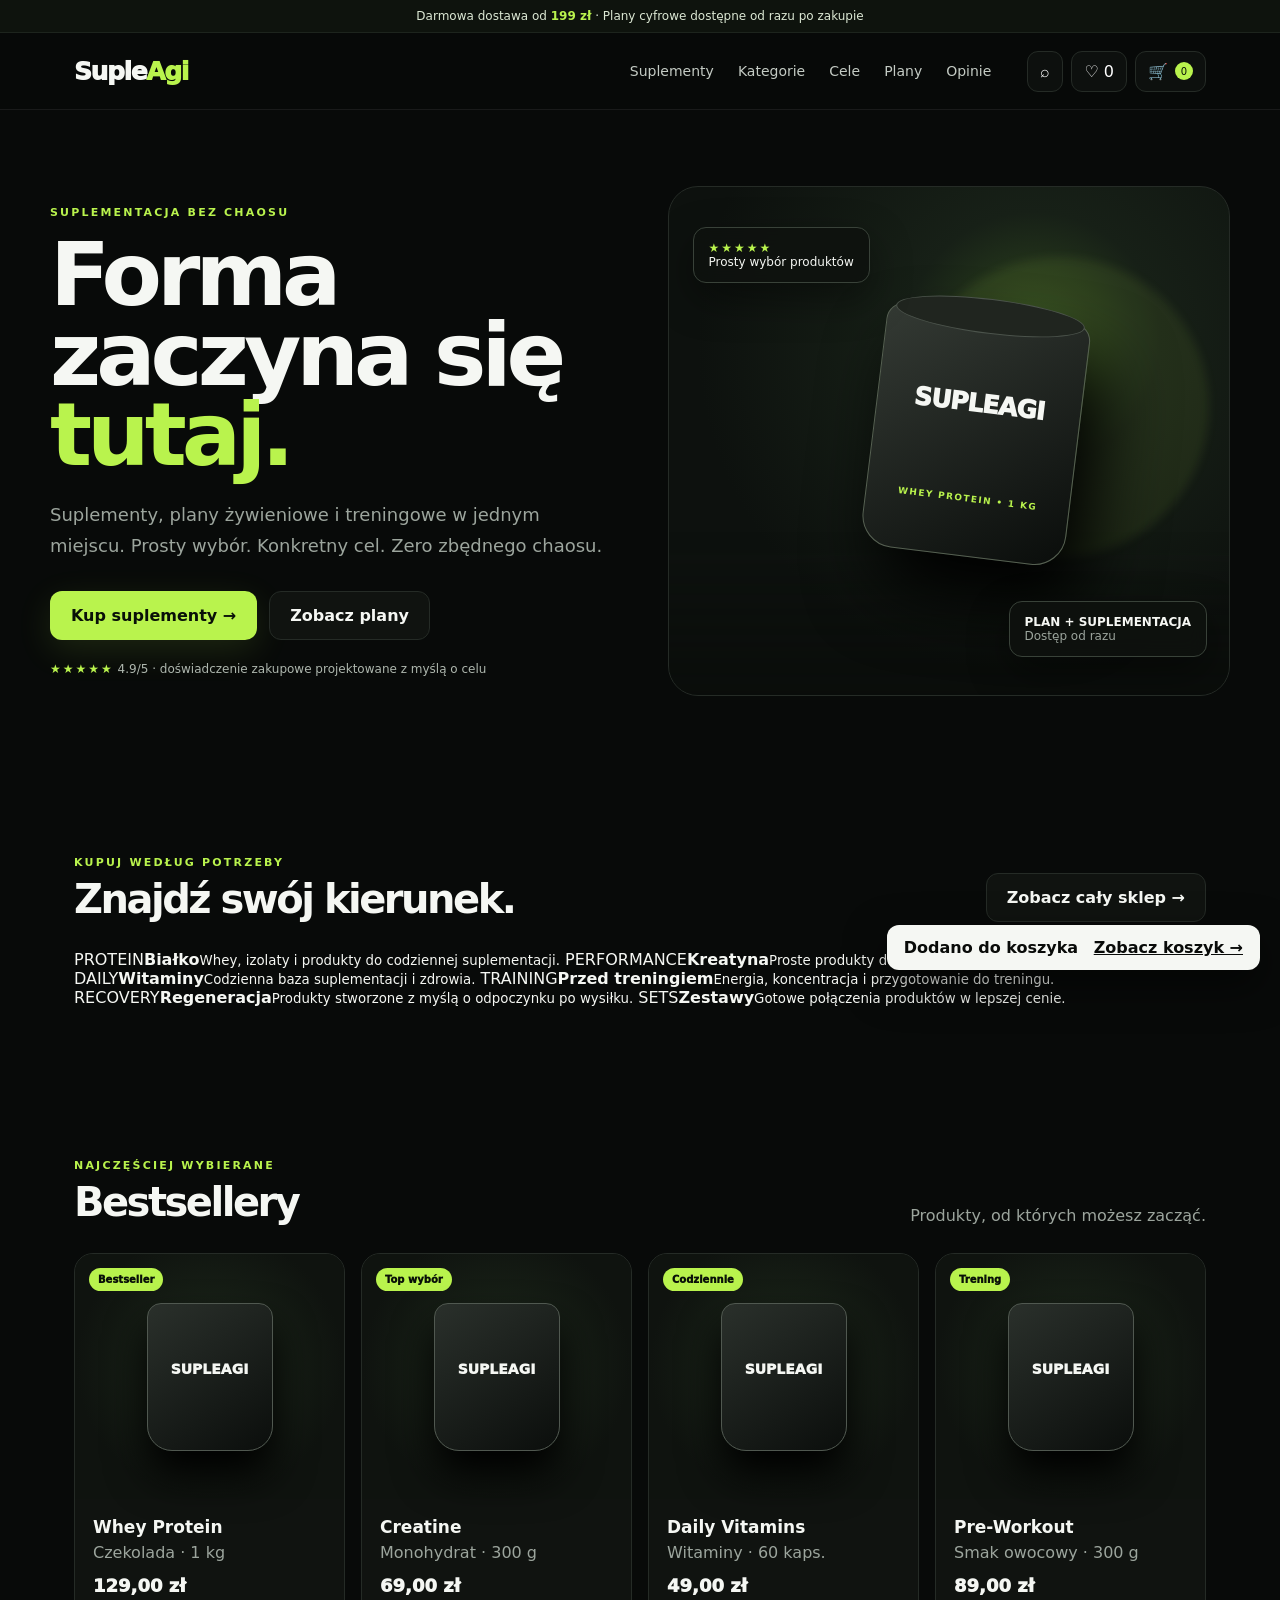
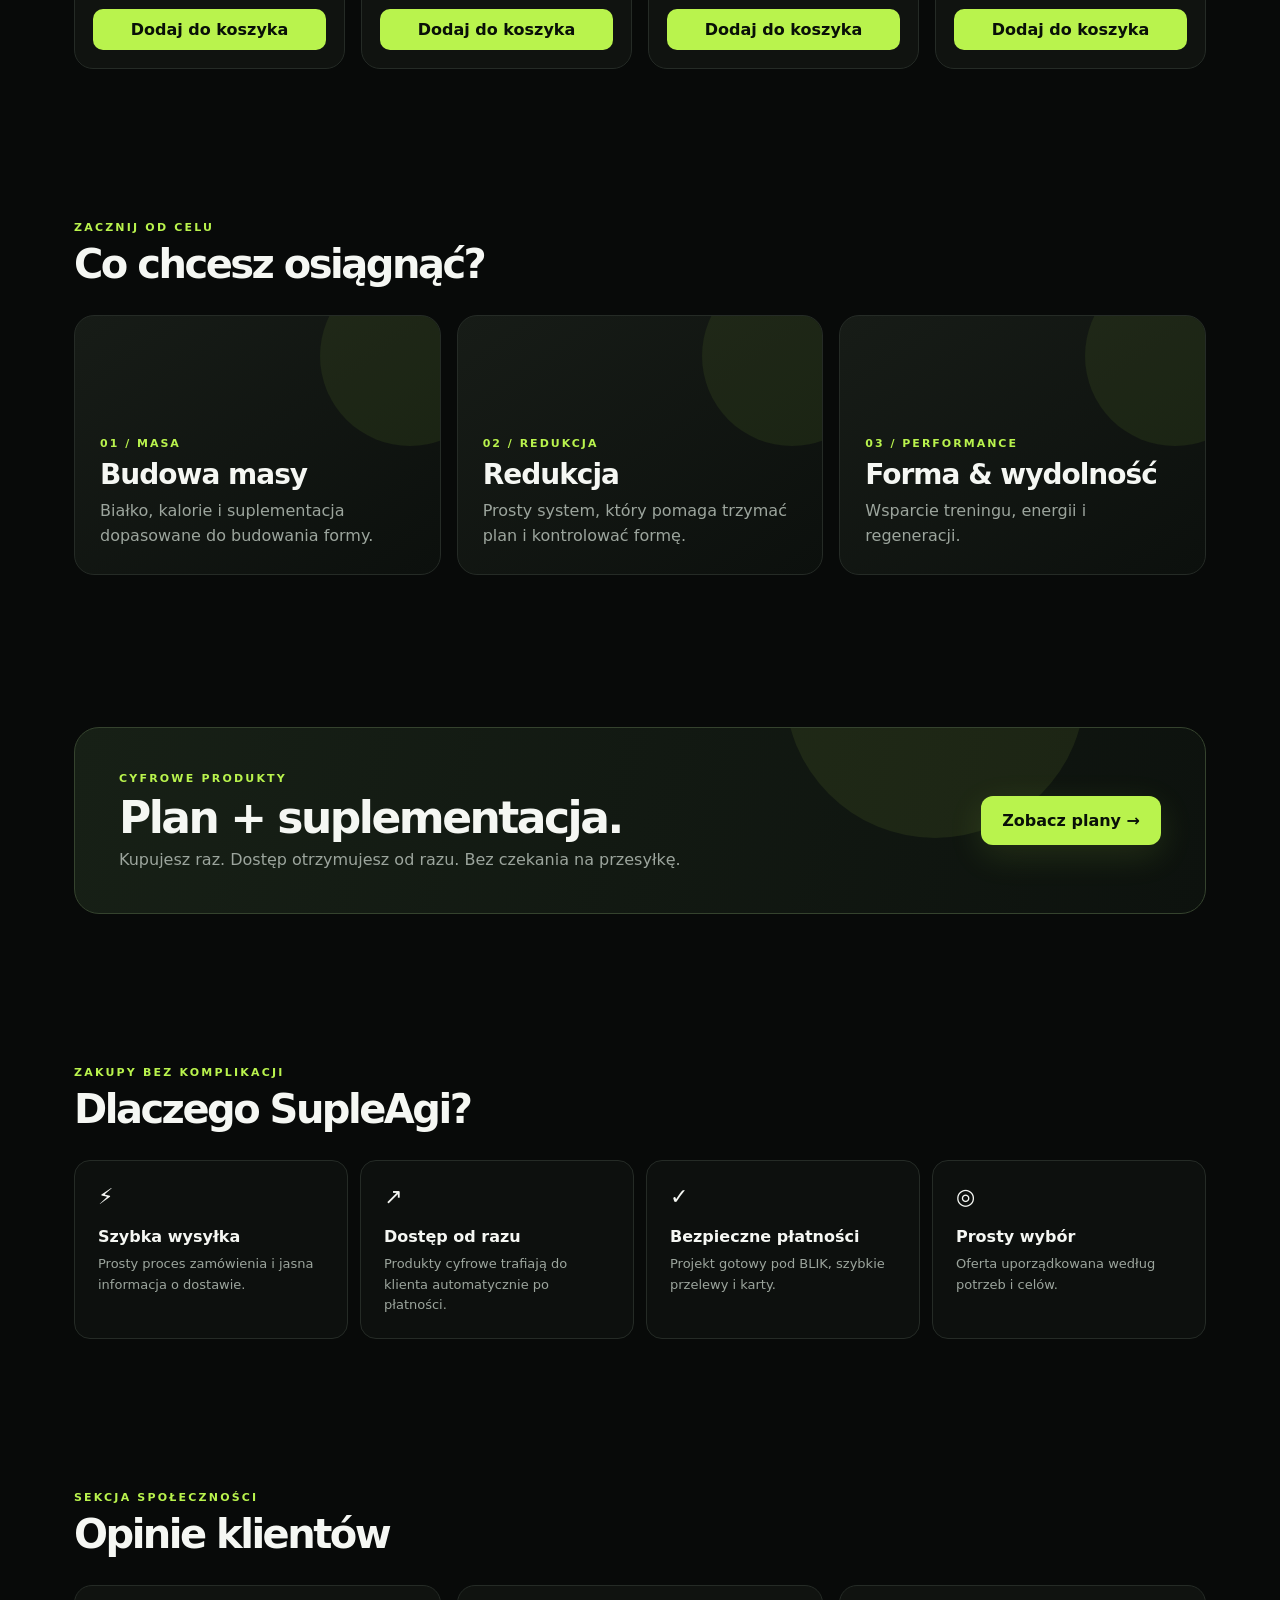
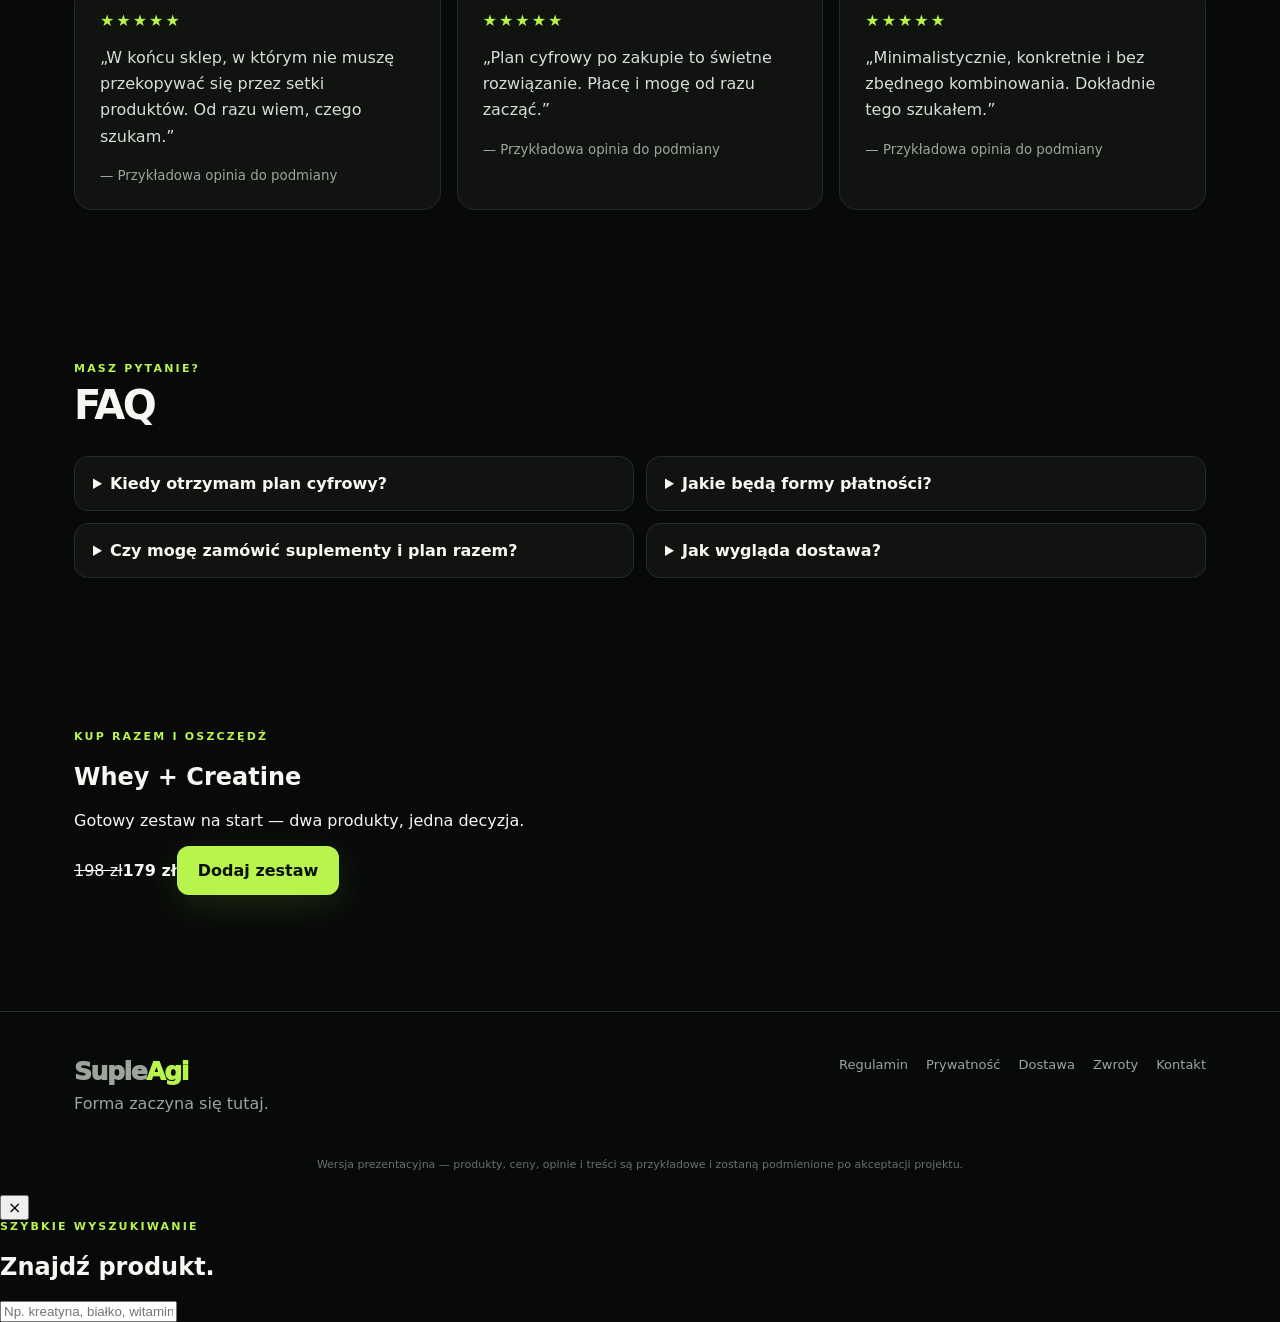
<file: supleagi-demo/index.html>
<!doctype html>
<html lang="pl">
<head>
<meta charset="utf-8"><meta name="viewport" content="width=device-width,initial-scale=1">
<title>SupleAgi — Forma zaczyna się tutaj.</title>
<meta name="description" content="SupleAgi — suplementy, plany żywieniowe i treningowe.">
<style>
:root{--bg:#080a09;--surface:#101310;--surface2:#151915;--line:#252b26;--text:#f5f7f3;--muted:#9ca59d;--green:#b9f34d;--green2:#d7ff86;--max:1180px}
*{box-sizing:border-box}html{scroll-behavior:smooth}body{margin:0;background:var(--bg);color:var(--text);font-family:Inter,ui-sans-serif,system-ui,-apple-system,Segoe UI,sans-serif}a{text-decoration:none;color:inherit}button{font:inherit;cursor:pointer}.wrap{max-width:var(--max);margin:auto;padding:0 24px}
.top{background:#0e130d;border-bottom:1px solid #1d241d;text-align:center;padding:9px;color:#dce8d4;font-size:12px}.top b{color:var(--green)}
header{position:sticky;top:0;z-index:50;background:rgba(8,10,9,.82);backdrop-filter:blur(18px);border-bottom:1px solid rgba(255,255,255,.07)}.nav{height:76px;display:flex;align-items:center;gap:28px}.logo{font-size:25px;font-weight:950;letter-spacing:-1.4px}.logo span{color:var(--green)}nav{display:flex;gap:24px;margin-left:auto;color:#c4cbc4;font-size:14px}nav a:hover{color:var(--green)}.nav-actions{display:flex;gap:8px;margin-left:8px}.ico{border:1px solid var(--line);background:#0d100e;color:#fff;border-radius:11px;padding:10px 12px}
.hero{padding:76px 0 84px;display:grid;grid-template-columns:1fr 1fr;gap:55px;align-items:center}.eyebrow{color:var(--green);font-size:11px;font-weight:900;letter-spacing:2.2px;text-transform:uppercase}.hero h1{font-size:clamp(54px,7vw,88px);line-height:.91;letter-spacing:-5px;margin:16px 0 25px}.hero h1 em{font-style:normal;color:var(--green)}.lead{font-size:18px;line-height:1.7;color:var(--muted);max-width:590px}.actions{display:flex;gap:12px;margin-top:30px;flex-wrap:wrap}.btn{display:inline-flex;align-items:center;justify-content:center;padding:14px 20px;border-radius:12px;font-weight:900;border:1px solid transparent}.primary{background:var(--green);color:#091008;box-shadow:0 10px 35px rgba(185,243,77,.12)}.secondary{background:#101310;border-color:var(--line)}.secondary:hover{border-color:#4b554c}
.hero-art{min-height:510px;border:1px solid var(--line);border-radius:30px;position:relative;overflow:hidden;background:radial-gradient(circle at 65% 30%,#30491f 0,#172017 25%,#0d110e 66%)}.hero-art:before{content:"";position:absolute;inset:auto -10% -25% -10%;height:55%;background:linear-gradient(transparent,#070907);filter:blur(10px)}.orb{position:absolute;width:300px;height:300px;border-radius:50%;background:rgba(185,243,77,.08);filter:blur(5px);right:20px;top:70px}
.tub{position:absolute;z-index:2;width:205px;height:245px;right:27%;top:125px;border-radius:18px 18px 32px 32px;border:1px solid #566052;background:linear-gradient(145deg,#343a34,#0a0d0b);box-shadow:20px 40px 70px #000;transform:rotate(7deg)}.tub:before{content:"SUPLEAGI";position:absolute;left:23px;right:23px;top:76px;text-align:center;font-weight:950;font-size:25px;letter-spacing:-1px}.tub:after{content:"WHEY PROTEIN • 1 KG";position:absolute;left:23px;right:23px;bottom:52px;text-align:center;color:var(--green);font-size:9px;font-weight:900;letter-spacing:1.4px}.lid{position:absolute;width:190px;height:35px;left:7px;top:-15px;border-radius:50%;background:#20251f;border:1px solid #4b534b}
.float{position:absolute;z-index:3;background:rgba(15,18,15,.86);border:1px solid #394239;backdrop-filter:blur(10px);padding:13px 15px;border-radius:13px;box-shadow:0 15px 40px #0006;font-size:12px}.f1{left:24px;top:40px}.f2{right:22px;bottom:38px}.stars{color:var(--green);letter-spacing:2px}
section{padding:76px 0}.section-title{display:flex;justify-content:space-between;align-items:end;gap:25px;margin-bottom:28px}.section-title h2{font-size:40px;letter-spacing:-2.5px;margin:7px 0 0}.section-title p{margin:0;color:var(--muted)}
.products{display:grid;grid-template-columns:repeat(4,1fr);gap:16px}.product{background:var(--surface);border:1px solid var(--line);border-radius:19px;overflow:hidden;transition:.25s}.product:hover{transform:translateY(-5px);border-color:#465044}.pimage{height:245px;display:grid;place-items:center;background:radial-gradient(circle at 50% 45%,#1e2a1c,#0f130f 70%);position:relative}.badge{position:absolute;top:14px;left:14px;background:var(--green);color:#091008;font-size:10px;font-weight:950;padding:6px 9px;border-radius:999px}.mini-tub{width:126px;height:148px;border-radius:14px 14px 25px 25px;border:1px solid #505850;background:linear-gradient(145deg,#2a302b,#0b0e0c);position:relative;box-shadow:0 25px 40px #000}.mini-tub:after{content:"SUPLEAGI";position:absolute;top:57px;left:0;right:0;text-align:center;font-weight:950;font-size:14px}.pinfo{padding:18px}.pinfo h3{margin:0 0 6px;font-size:17px}.muted{color:var(--muted)}.price{font-size:18px;font-weight:950;margin:13px 0}.buy{width:100%;border:0;background:var(--green);color:#091008;border-radius:10px;padding:11px;font-weight:900}.buy:hover{background:var(--green2)}
.goal-grid{display:grid;grid-template-columns:repeat(3,1fr);gap:16px}.goal{min-height:260px;border:1px solid var(--line);border-radius:20px;padding:25px;display:flex;flex-direction:column;justify-content:end;position:relative;overflow:hidden;background:linear-gradient(145deg,#171c17,#0c100d)}.goal:before{content:"";position:absolute;width:180px;height:180px;border-radius:50%;background:rgba(185,243,77,.07);right:-60px;top:-50px}.goal .num{color:var(--green);font-size:11px;font-weight:900;letter-spacing:2px}.goal h3{font-size:28px;letter-spacing:-1px;margin:8px 0}.goal p{margin:0;line-height:1.55}
.plan{border:1px solid #35432e;border-radius:25px;padding:44px;background:linear-gradient(105deg,#172016,#0d120e);display:grid;grid-template-columns:1fr auto;gap:30px;align-items:center;position:relative;overflow:hidden}.plan:after{content:"";position:absolute;width:300px;height:300px;border-radius:50%;background:rgba(185,243,77,.08);right:120px;top:-190px}.plan h2{font-size:44px;letter-spacing:-2.5px;margin:7px 0}.plan p{color:var(--muted);margin:0}.plan .btn{position:relative;z-index:1}
.perks{display:grid;grid-template-columns:repeat(4,1fr);gap:12px}.perk{padding:23px;border:1px solid var(--line);background:#0d100e;border-radius:16px}.perk .symbol{font-size:22px;margin-bottom:18px}.perk strong{display:block;margin-bottom:7px}.perk span{font-size:13px;line-height:1.5;color:var(--muted)}
.testimonials{display:grid;grid-template-columns:repeat(3,1fr);gap:16px}.quote{padding:25px;border:1px solid var(--line);border-radius:18px;background:var(--surface)}.quote p{line-height:1.65;color:#d8ddd8;margin:15px 0}.quote small{color:var(--muted)}
.faq{display:grid;grid-template-columns:1fr 1fr;gap:12px}.faq details{border:1px solid var(--line);background:var(--surface);border-radius:14px;padding:17px 18px}.faq summary{cursor:pointer;font-weight:800}.faq p{color:var(--muted);line-height:1.6}
footer{margin-top:40px;border-top:1px solid var(--line);padding:45px 0;color:var(--muted)}.footer{display:flex;justify-content:space-between;gap:30px}.footer-links{display:flex;gap:18px;flex-wrap:wrap;font-size:13px}
.cart{position:fixed;right:20px;bottom:20px;z-index:100;background:#f5f7f3;color:#090b09;padding:13px 17px;border-radius:12px;font-weight:900;box-shadow:0 15px 40px #0008;transform:translateY(90px);transition:.25s}.cart.show{transform:translateY(0)}
@media(max-width:900px){nav{display:none}.hero{grid-template-columns:1fr}.hero-art{min-height:420px}.products{grid-template-columns:repeat(2,1fr)}.perks{grid-template-columns:repeat(2,1fr)}.testimonials,.faq{grid-template-columns:1fr}.plan{grid-template-columns:1fr}.goal-grid{grid-template-columns:1fr}}
@media(max-width:560px){.wrap{padding:0 16px}.hero{padding-top:48px}.hero h1{font-size:54px;letter-spacing:-3px}.hero-art{min-height:350px}.tub{transform:scale(.8) rotate(7deg);right:17%;top:90px}.products,.perks{grid-template-columns:1fr}.section-title{display:block}.section-title h2{font-size:34px}.plan h2{font-size:35px}.footer{flex-direction:column}}
</style>
<style>@keyframes rise{from{opacity:0;transform:translateY(24px)}to{opacity:1;transform:none}}@keyframes floaty{0%,100%{transform:translateY(0) rotate(7deg)}50%{transform:translateY(-12px) rotate(7deg)}}.hero>div:first-child{animation:rise .8s ease both}.hero-art{animation:rise 1s .12s ease both}.tub{animation:floaty 4s ease-in-out infinite}.product{animation:rise .7s ease both}.product:nth-child(2){animation-delay:.08s}.product:nth-child(3){animation-delay:.16s}.product:nth-child(4){animation-delay:.24s}.cart-ico{display:inline-flex;gap:7px;align-items:center}.cart-ico #cartCount{min-width:18px;height:18px;border-radius:99px;background:var(--green);color:#091008;font-size:10px;display:grid;place-items:center}.cart a{margin-left:10px;text-decoration:underline}</style></head>
<body>
<div class="top">Darmowa dostawa od <b>199 zł</b> · Plany cyfrowe dostępne od razu po zakupie</div>
<header><div class="wrap nav"><a class="logo" href="#">Suple<span>Agi</span></a><nav><a href="#produkty">Suplementy</a><a href="#kategorie">Kategorie</a><a href="#cele">Cele</a><a href="#plany">Plany</a><a href="#opinie">Opinie</a></nav><div class="nav-actions"><button class="ico" onclick="openSearch()" aria-label="Szukaj">⌕</button><a class="ico" href="#wishlist" aria-label="Ulubione">♡ <span id="wishCount">0</span></a><a class="ico cart-ico" aria-label="Koszyk" href="cart.html">🛒 <span id="cartCount">0</span></a></div></div></header>

<main>
<section class="hero wrap"><div><div class="eyebrow">Suplementacja bez chaosu</div><h1>Forma zaczyna się <em>tutaj.</em></h1><p class="lead">Suplementy, plany żywieniowe i treningowe w jednym miejscu. Prosty wybór. Konkretny cel. Zero zbędnego chaosu.</p><div class="actions"><a class="btn primary" href="#produkty">Kup suplementy →</a><a class="btn secondary" href="#plany">Zobacz plany</a></div><div style="margin-top:22px;font-size:12px;color:#aeb7ae"><span class="stars">★★★★★</span> 4.9/5 · doświadczenie zakupowe projektowane z myślą o celu</div></div>
<div class="hero-art"><div class="orb"></div><div class="float f1"><span class="stars">★★★★★</span><br>Prosty wybór produktów</div><div class="tub"><div class="lid"></div></div><div class="float f2"><b>PLAN + SUPLEMENTACJA</b><br><span class="muted">Dostęp od razu</span></div></div></section>

<section id="kategorie"><div class="wrap"><div class="section-title"><div><div class="eyebrow">Kupuj według potrzeby</div><h2>Znajdź swój kierunek.</h2></div><a class="btn secondary" href="shop.html">Zobacz cały sklep →</a></div><div class="category-grid">
<a class="category" href="shop.html"><span>PROTEIN</span><strong>Białko</strong><small>Whey, izolaty i produkty do codziennej suplementacji.</small></a>
<a class="category" href="shop.html"><span>PERFORMANCE</span><strong>Kreatyna</strong><small>Proste produkty do wsparcia treningu i progresu.</small></a>
<a class="category" href="shop.html"><span>DAILY</span><strong>Witaminy</strong><small>Codzienna baza suplementacji i zdrowia.</small></a>
<a class="category" href="shop.html"><span>TRAINING</span><strong>Przed treningiem</strong><small>Energia, koncentracja i przygotowanie do treningu.</small></a>
<a class="category" href="shop.html"><span>RECOVERY</span><strong>Regeneracja</strong><small>Produkty stworzone z myślą o odpoczynku po wysiłku.</small></a>
<a class="category" href="shop.html"><span>SETS</span><strong>Zestawy</strong><small>Gotowe połączenia produktów w lepszej cenie.</small></a>
</div></div></section><section id="produkty"><div class="wrap"><div class="section-title"><div><div class="eyebrow">Najczęściej wybierane</div><h2>Bestsellery</h2></div><p>Produkty, od których możesz zacząć.</p></div><div class="products">
<article class="product"><div class="pimage"><span class="badge">Bestseller</span><div class="mini-tub"></div></div><div class="pinfo"><h3>Whey Protein</h3><div class="muted">Czekolada · 1 kg</div><div class="price">129,00 zł</div><button class="buy" onclick="add('Whey Protein')">Dodaj do koszyka</button></div></article><article class="product"><div class="pimage"><span class="badge">Top wybór</span><div class="mini-tub"></div></div><div class="pinfo"><h3>Creatine</h3><div class="muted">Monohydrat · 300 g</div><div class="price">69,00 zł</div><button class="buy" onclick="add('Creatine')">Dodaj do koszyka</button></div></article><article class="product"><div class="pimage"><span class="badge">Codziennie</span><div class="mini-tub"></div></div><div class="pinfo"><h3>Daily Vitamins</h3><div class="muted">Witaminy · 60 kaps.</div><div class="price">49,00 zł</div><button class="buy" onclick="add('Daily Vitamins')">Dodaj do koszyka</button></div></article><article class="product"><div class="pimage"><span class="badge">Trening</span><div class="mini-tub"></div></div><div class="pinfo"><h3>Pre-Workout</h3><div class="muted">Smak owocowy · 300 g</div><div class="price">89,00 zł</div><button class="buy" onclick="add('Pre-Workout')">Dodaj do koszyka</button></div></article>
</div></div></section>

<section id="cele"><div class="wrap"><div class="section-title"><div><div class="eyebrow">Zacznij od celu</div><h2>Co chcesz osiągnąć?</h2></div></div><div class="goal-grid">
<a class="goal" href="shop.html"><span class="num">01 / MASA</span><h3>Budowa masy</h3><p class="muted">Białko, kalorie i suplementacja dopasowane do budowania formy.</p></a>
<a class="goal" href="shop.html"><span class="num">02 / REDUKCJA</span><h3>Redukcja</h3><p class="muted">Prosty system, który pomaga trzymać plan i kontrolować formę.</p></a>
<a class="goal" href="shop.html"><span class="num">03 / PERFORMANCE</span><h3>Forma & wydolność</h3><p class="muted">Wsparcie treningu, energii i regeneracji.</p></a>
</div></div></section>

<section id="plany"><div class="wrap"><div class="plan"><div><div class="eyebrow">Cyfrowe produkty</div><h2>Plan + suplementacja.</h2><p>Kupujesz raz. Dostęp otrzymujesz od razu. Bez czekania na przesyłkę.</p></div><a class="btn primary" href="plan.html">Zobacz plany →</a></div></div></section>

<section><div class="wrap"><div class="section-title"><div><div class="eyebrow">Zakupy bez komplikacji</div><h2>Dlaczego SupleAgi?</h2></div></div><div class="perks">
<div class="perk"><div class="symbol">⚡</div><strong>Szybka wysyłka</strong><span>Prosty proces zamówienia i jasna informacja o dostawie.</span></div>
<div class="perk"><div class="symbol">↗</div><strong>Dostęp od razu</strong><span>Produkty cyfrowe trafiają do klienta automatycznie po płatności.</span></div>
<div class="perk"><div class="symbol">✓</div><strong>Bezpieczne płatności</strong><span>Projekt gotowy pod BLIK, szybkie przelewy i karty.</span></div>
<div class="perk"><div class="symbol">◎</div><strong>Prosty wybór</strong><span>Oferta uporządkowana według potrzeb i celów.</span></div>
</div></div></section>

<section id="opinie"><div class="wrap"><div class="section-title"><div><div class="eyebrow">Sekcja społeczności</div><h2>Opinie klientów</h2></div></div><div class="testimonials">
<div class="quote"><span class="stars">★★★★★</span><p>„W końcu sklep, w którym nie muszę przekopywać się przez setki produktów. Od razu wiem, czego szukam.”</p><small>— Przykładowa opinia do podmiany</small></div>
<div class="quote"><span class="stars">★★★★★</span><p>„Plan cyfrowy po zakupie to świetne rozwiązanie. Płacę i mogę od razu zacząć.”</p><small>— Przykładowa opinia do podmiany</small></div>
<div class="quote"><span class="stars">★★★★★</span><p>„Minimalistycznie, konkretnie i bez zbędnego kombinowania. Dokładnie tego szukałem.”</p><small>— Przykładowa opinia do podmiany</small></div>
</div></div></section>

<section id="faq"><div class="wrap"><div class="section-title"><div><div class="eyebrow">Masz pytanie?</div><h2>FAQ</h2></div></div><div class="faq">
<details><summary>Kiedy otrzymam plan cyfrowy?</summary><p>W docelowym sklepie dostęp może być wysyłany automatycznie po zaksięgowaniu płatności.</p></details>
<details><summary>Jakie będą formy płatności?</summary><p>Demo jest przygotowane pod integrację z BLIK, kartami i szybkimi przelewami.</p></details>
<details><summary>Czy mogę zamówić suplementy i plan razem?</summary><p>Tak. Docelowy koszyk WooCommerce może obsługiwać produkty fizyczne i cyfrowe w jednym zamówieniu.</p></details>
<details><summary>Jak wygląda dostawa?</summary><p>Sklep można skonfigurować z dostawą kurierską oraz paczkomatami, np. przez integrację z operatorem logistycznym.</p></details>
</div></div></section>
<section id="zestawy"><div class="wrap"><div class="bundle"><div><div class="eyebrow">Kup razem i oszczędź</div><h2>Whey + Creatine</h2><p>Gotowy zestaw na start — dwa produkty, jedna decyzja.</p></div><div class="bundle-price"><s>198 zł</s><strong>179 zł</strong><button class="btn primary" onclick="addBundle()">Dodaj zestaw</button></div></div></div></section>
</main>

<footer><div class="wrap footer"><div><div class="logo">Suple<span>Agi</span></div><div style="margin-top:8px">Forma zaczyna się tutaj.</div></div><div class="footer-links"><a href="#">Regulamin</a><a href="#">Prywatność</a><a href="#">Dostawa</a><a href="#">Zwroty</a><a href="mailto:kontakt@supleagi.pl">Kontakt</a></div></div></footer><div class="wrap" style="padding-bottom:24px;font-size:11px;color:#687169;text-align:center">Wersja prezentacyjna — produkty, ceny, opinie i treści są przykładowe i zostaną podmienione po akceptacji projektu.</div>
<div id="cart" class="cart"><span id="toastText">Dodano do koszyka</span> <a href="cart.html">Zobacz koszyk →</a></div>
<div id="searchOverlay" class="search-overlay" onclick="if(event.target===this)closeSearch()"><div class="search-box"><button onclick="closeSearch()">×</button><div class="eyebrow">Szybkie wyszukiwanie</div><h2>Znajdź produkt.</h2><input id="searchInput" oninput="searchHome()" placeholder="Np. kreatyna, białko, witaminy…"><div id="searchResults"></div></div></div>
<script src="app.js"></script>
<script>
function add(name){const prices={'Whey Protein':129,'Creatine':69,'Daily Vitamins':49,'Pre-Workout':89};addToCart(name,prices[name]||0)}
window.addEventListener('cart:updated',updateCount);updateCount();
</script>
</body></html>
</file>
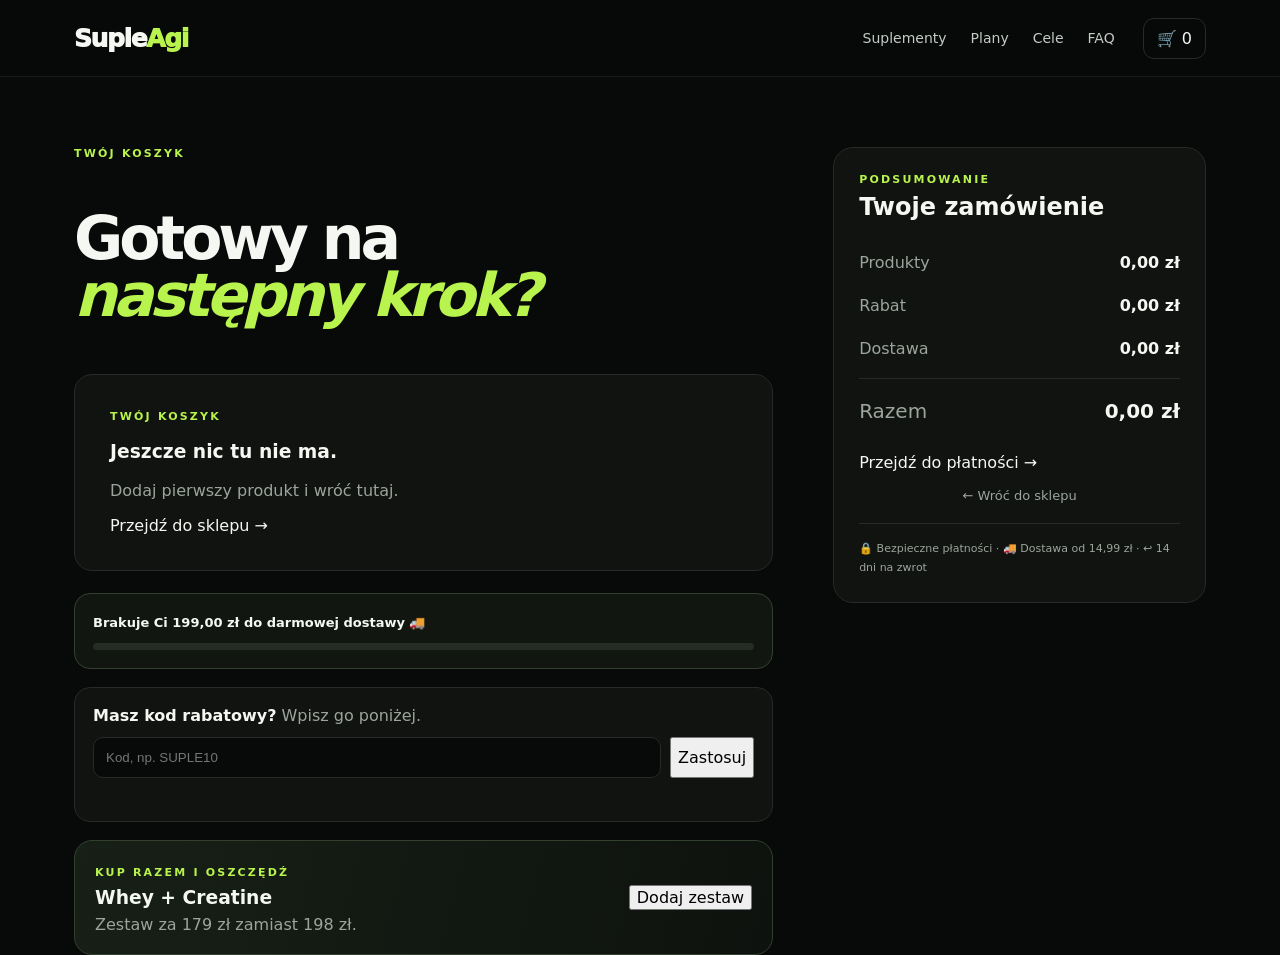
<file: supleagi-demo/cart.html>
<!doctype html><html lang="pl"><head><meta charset="utf-8"><meta name="viewport" content="width=device-width,initial-scale=1"><title>SupleAgi — Koszyk</title><link rel="stylesheet" href="styles.css"></head><body>
<header><div class="wrap nav"><a class="logo" href="index.html">Suple<span>Agi</span></a><nav><a href="shop.html">Suplementy</a><a href="plan.html">Plany</a><a href="index.html#cele">Cele</a><a href="index.html#faq">FAQ</a></nav><a class="cart-link" href="cart.html">🛒 <span id="cartCount">0</span></a></div></header>
<main><section class="wrap checkout-page">
<div><div class="eyebrow">Twój koszyk</div><h1>Gotowy na<br><em>następny krok?</em></h1>
<div id="cartItems" class="cart-items"></div>
<div class="ship-box"><strong id="freeShipText">Brakuje Ci 199,00 zł do darmowej dostawy 🚚</strong><div class="ship-track"><span id="freeShipBar"></span></div></div>
<div class="discount-box"><div><b>Masz kod rabatowy?</b><span class="muted"> Wpisz go poniżej.</span></div><div class="discount-form"><input id="discountCode" placeholder="Kod, np. SUPLE10" autocomplete="off"><button class="btn secondary" onclick="applyDiscount()">Zastosuj</button></div><div id="discountMessage" class="discount-message"></div></div>
<div class="upsell"><div><span class="eyebrow">Kup razem i oszczędź</span><h3>Whey + Creatine</h3><p class="muted">Zestaw za 179 zł zamiast 198 zł.</p></div><button class="btn primary" onclick="addBundle();renderCart()">Dodaj zestaw</button></div>
</div>
<aside class="summary"><div class="eyebrow">Podsumowanie</div><h2>Twoje zamówienie</h2><div class="sumrow"><span>Produkty</span><b id="subtotal">0,00 zł</b></div><div class="sumrow"><span>Rabat</span><b id="discountAmount">0,00 zł</b></div><div class="sumrow"><span>Dostawa</span><b id="shipping">14,99 zł</b></div><hr><div class="sumrow total"><span>Razem</span><b id="total">0,00 zł</b></div><a class="btn primary full" href="checkout.html">Przejdź do płatności →</a><a class="continue" href="shop.html">← Wróć do sklepu</a><div class="secure-note">🔒 Bezpieczne płatności · 🚚 Dostawa od 14,99 zł · ↩ 14 dni na zwrot</div></aside>
</section></main>
<div class="mobile-cart-cta"><span>🛒 <b id="mobileCartCount">0</b> produktów</span><a href="checkout.html">Do płatności →</a></div>
<script src="app.js"></script><script>
function syncMobileCart(){const el=document.getElementById('mobileCartCount');if(el)el.textContent=getCart().reduce((a,i)=>a+i.qty,0)}
window.addEventListener('cart:updated',syncMobileCart);
renderCart();syncMobileCart();
</script></body></html>
</file>
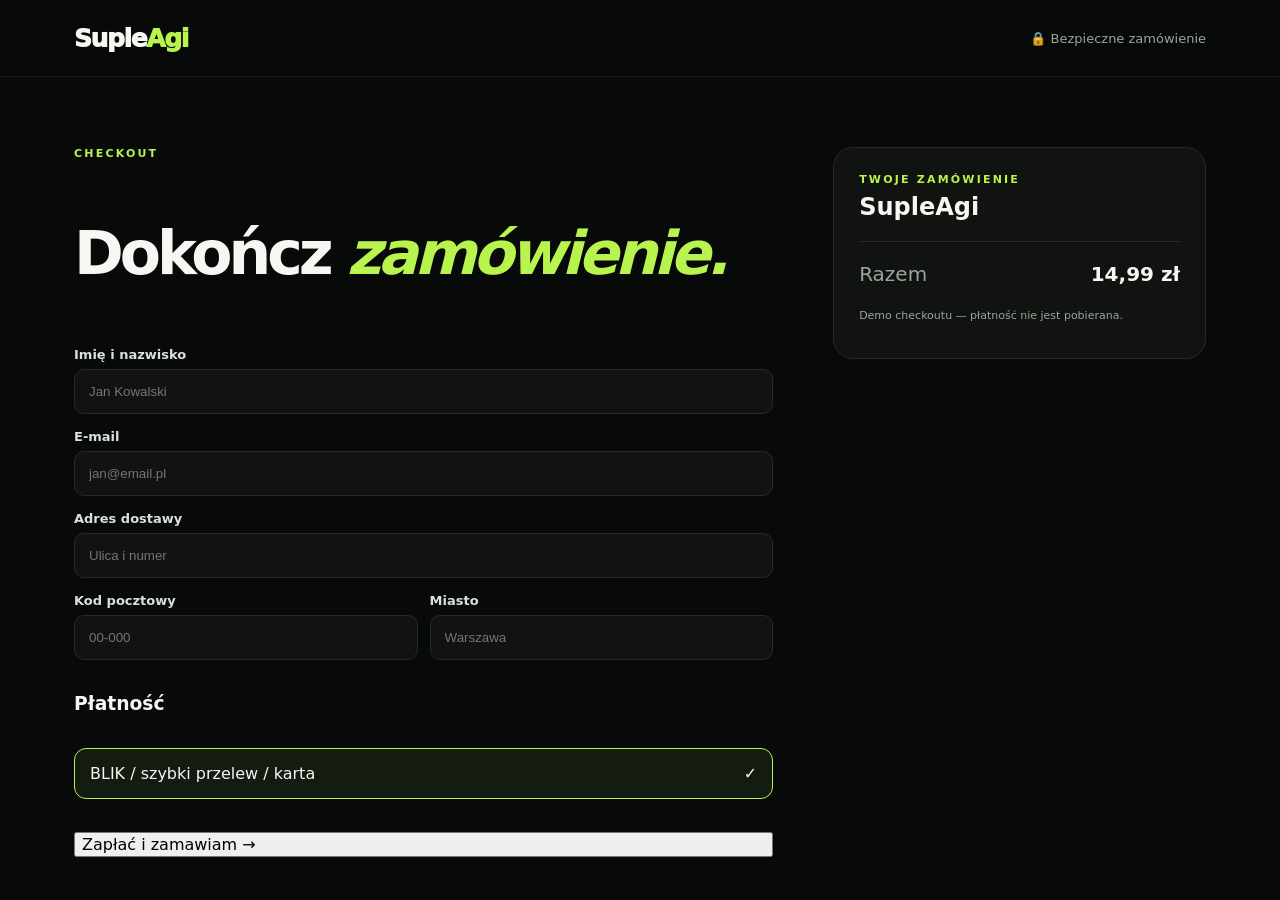
<file: supleagi-demo/checkout.html>
<!doctype html><html lang="pl"><head><meta charset="utf-8"><meta name="viewport" content="width=device-width,initial-scale=1"><title>SupleAgi — Checkout</title><link rel="stylesheet" href="styles.css"></head><body><header><div class="wrap nav"><a class="logo" href="index.html">Suple<span>Agi</span></a><div class="secure">🔒 Bezpieczne zamówienie</div></div></header><main><section class="wrap checkout-grid"><form class="checkout-form" onsubmit="placeOrder(event)"><div class="eyebrow">Checkout</div><h1>Dokończ <em>zamówienie.</em></h1><label>Imię i nazwisko<input required placeholder="Jan Kowalski"></label><label>E-mail<input required type="email" placeholder="jan@email.pl"></label><label>Adres dostawy<input required placeholder="Ulica i numer"></label><div class="two"><label>Kod pocztowy<input required placeholder="00-000"></label><label>Miasto<input required placeholder="Warszawa"></label></div><h3>Płatność</h3><div class="payment selected">BLIK / szybki przelew / karta <span>✓</span></div><button class="btn primary full" type="submit">Zapłać i zamawiam →</button></form><aside class="summary"><div class="eyebrow">Twoje zamówienie</div><h2>SupleAgi</h2><div id="checkoutItems"></div><hr><div class="sumrow total"><span>Razem</span><b id="checkoutTotal">0,00 zł</b></div><p class="muted tiny">Demo checkoutu — płatność nie jest pobierana.</p></aside></section></main><script src="app.js"></script><script>renderCheckout()</script></body></html>
</file>
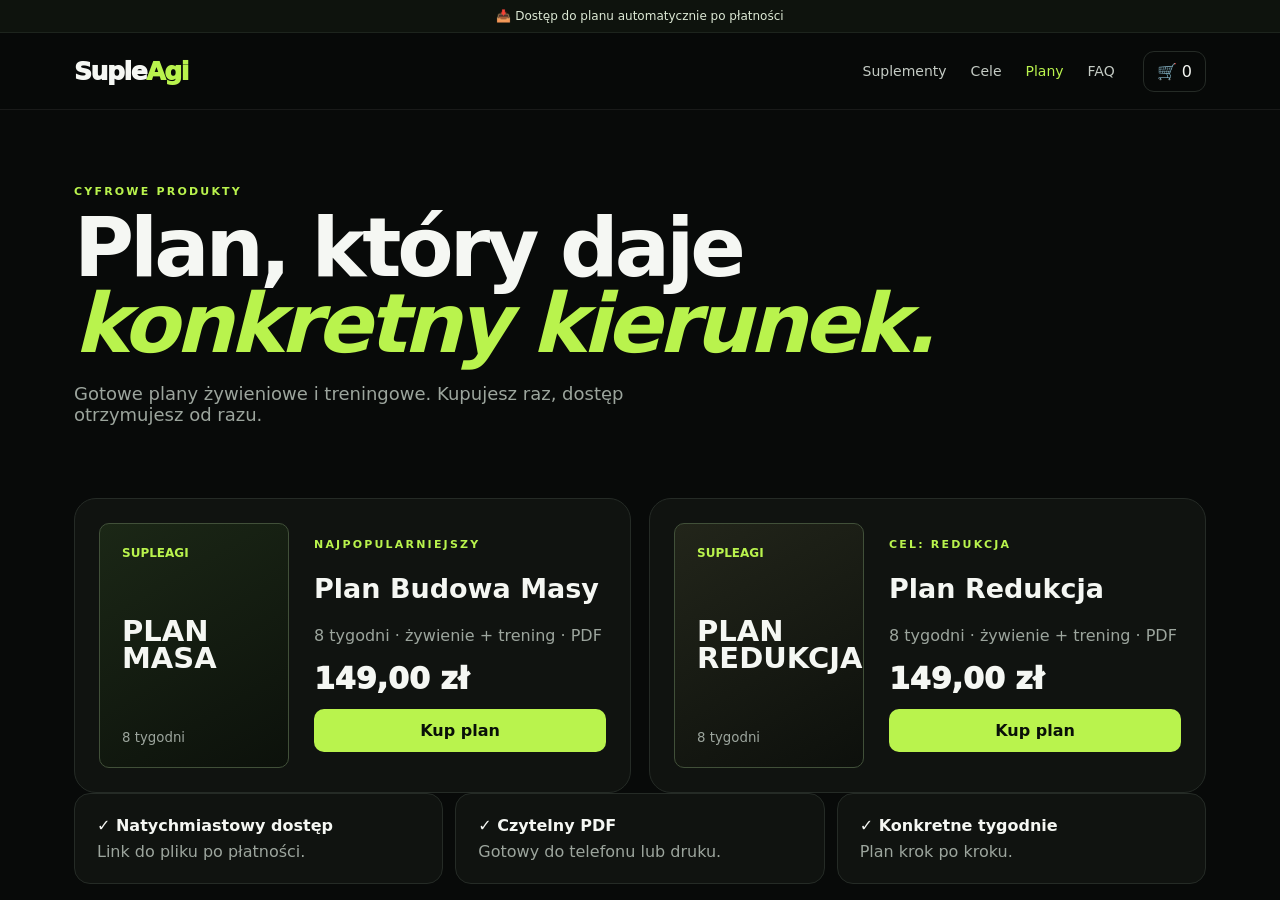
<file: supleagi-demo/plan.html>
<!doctype html><html lang="pl"><head><meta charset="utf-8"><meta name="viewport" content="width=device-width,initial-scale=1"><title>SupleAgi — Plany</title><link rel="stylesheet" href="styles.css"></head><body><div class="top">📥 Dostęp do planu automatycznie po płatności</div><header><div class="wrap nav"><a class="logo" href="index.html">Suple<span>Agi</span></a><nav><a href="shop.html">Suplementy</a><a href="index.html#cele">Cele</a><a class="active" href="plan.html">Plany</a><a href="index.html#faq">FAQ</a></nav><a class="cart-link" href="cart.html">🛒 <span id="cartCount">0</span></a></div></header><main><section class="page-hero wrap"><div class="eyebrow">Cyfrowe produkty</div><h1>Plan, który daje<br><em>konkretny kierunek.</em></h1><p>Gotowe plany żywieniowe i treningowe. Kupujesz raz, dostęp otrzymujesz od razu.</p></section><section class="wrap plan-grid"><article class="digital-card"><div class="mock-doc"><span>SUPLEAGI</span><strong>PLAN<br>MASA</strong><small>8 tygodni</small></div><div><div class="eyebrow">Najpopularniejszy</div><h2>Plan Budowa Masy</h2><p class="muted">8 tygodni · żywienie + trening · PDF</p><div class="price big">149,00 zł</div><button class="buy" onclick="addToCart('Plan Budowa Masy',149)">Kup plan</button></div></article><article class="digital-card"><div class="mock-doc alt"><span>SUPLEAGI</span><strong>PLAN<br>REDUKCJA</strong><small>8 tygodni</small></div><div><div class="eyebrow">Cel: redukcja</div><h2>Plan Redukcja</h2><p class="muted">8 tygodni · żywienie + trening · PDF</p><div class="price big">149,00 zł</div><button class="buy" onclick="addToCart('Plan Redukcja',149)">Kup plan</button></div></article></section><section class="wrap"><div class="plan-features"><div><b>✓ Natychmiastowy dostęp</b><span>Link do pliku po płatności.</span></div><div><b>✓ Czytelny PDF</b><span>Gotowy do telefonu lub druku.</span></div><div><b>✓ Konkretne tygodnie</b><span>Plan krok po kroku.</span></div></div></section></main><script src="app.js"></script></body></html>
</file>
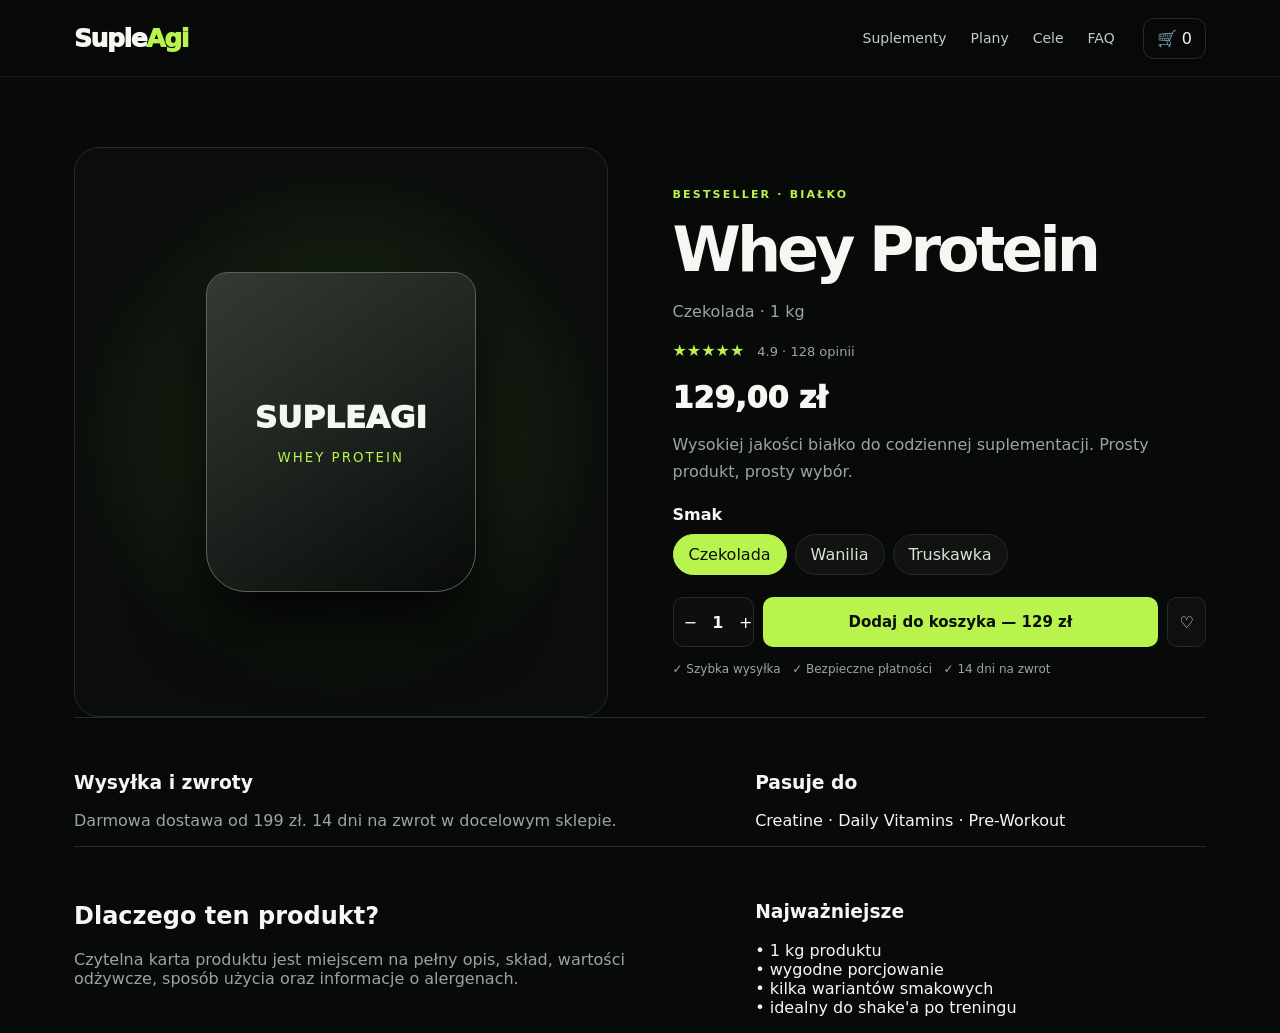
<file: supleagi-demo/product.html>
<!doctype html><html lang="pl"><head><meta charset="utf-8"><meta name="viewport" content="width=device-width,initial-scale=1"><title>SupleAgi — Whey Protein</title><link rel="stylesheet" href="styles.css"></head><body><header><div class="wrap nav"><a class="logo" href="index.html">Suple<span>Agi</span></a><nav><a href="shop.html">Suplementy</a><a href="plan.html">Plany</a><a href="index.html#cele">Cele</a><a href="index.html#faq">FAQ</a></nav><a class="cart-link" href="cart.html">🛒 <span id="cartCount">0</span></a></div></header><main><section class="wrap product-detail"><div class="detail-visual"><div class="detail-tub"><span>SUPLEAGI</span><small>WHEY PROTEIN</small></div></div><div class="detail-copy"><div class="eyebrow">Bestseller · Białko</div><h1>Whey Protein</h1><p class="muted">Czekolada · 1 kg</p><div class="rating">★★★★★ <span>4.9 · 128 opinii</span></div><div class="price big">129,00 zł</div><p class="lead small">Wysokiej jakości białko do codziennej suplementacji. Prosty produkt, prosty wybór.</p><div class="option-label">Smak</div><div class="chips"><button class="chip selected">Czekolada</button><button class="chip">Wanilia</button><button class="chip">Truskawka</button></div><div class="buy-row"><div class="qty large-qty"><button onclick="changeProductQty(-1)">−</button><b id="productQty">1</b><button onclick="changeProductQty(1)">+</button></div><button class="buy large" onclick="addProductToCart()">Dodaj do koszyka — 129 zł</button><button class="wish-btn" onclick="toggleWishlist('Whey Protein')">♡</button></div><div class="trust">✓ Szybka wysyłka &nbsp; ✓ Bezpieczne płatności &nbsp; ✓ 14 dni na zwrot</div></div></section><section class="wrap"><div class="product-tabs"><div><h3>Wysyłka i zwroty</h3><p class="muted">Darmowa dostawa od 199 zł. 14 dni na zwrot w docelowym sklepie.</p></div><div><h3>Pasuje do</h3><p>Creatine · Daily Vitamins · Pre-Workout</p></div></div><div class="product-tabs"><div><h2>Dlaczego ten produkt?</h2><p class="muted">Czytelna karta produktu jest miejscem na pełny opis, skład, wartości odżywcze, sposób użycia oraz informacje o alergenach.</p></div><div><h3>Najważniejsze</h3><p>• 1 kg produktu<br>• wygodne porcjowanie<br>• kilka wariantów smakowych<br>• idealny do shake'a po treningu</p></div></div></section></main><script src="app.js"></script><script>let productQty=1;function changeProductQty(d){productQty=Math.max(1,productQty+d);document.getElementById("productQty").textContent=productQty}function addProductToCart(){addToCart("Whey Protein",129,productQty)}</script></body></html>
</file>
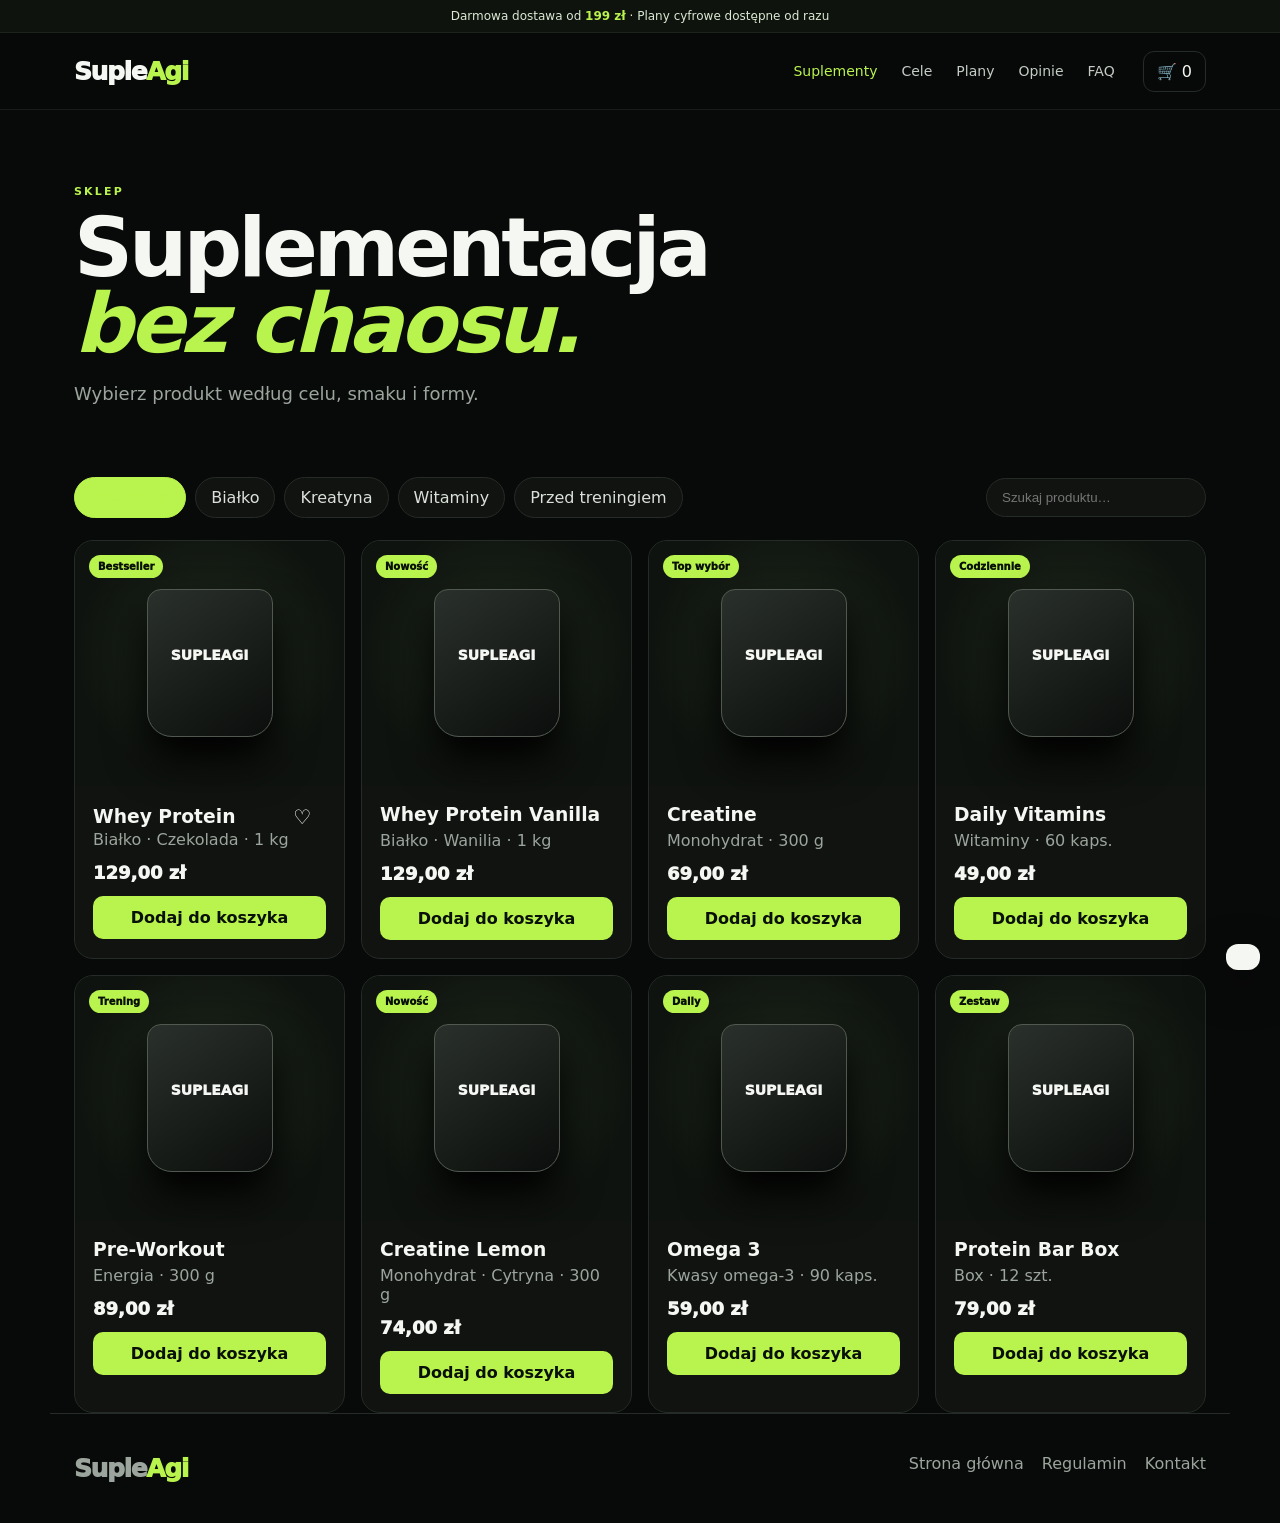
<file: supleagi-demo/shop.html>
<!doctype html><html lang="pl"><head><meta charset="utf-8"><meta name="viewport" content="width=device-width,initial-scale=1"><title>SupleAgi — Suplementy</title><link rel="stylesheet" href="styles.css"></head><body><div class="top">Darmowa dostawa od <b>199 zł</b> · Plany cyfrowe dostępne od razu</div><header><div class="wrap nav"><a class="logo" href="index.html">Suple<span>Agi</span></a><nav><a class="active" href="shop.html">Suplementy</a><a href="index.html#cele">Cele</a><a href="plan.html">Plany</a><a href="index.html#opinie">Opinie</a><a href="index.html#faq">FAQ</a></nav><a class="cart-link" href="cart.html">🛒 <span id="cartCount">0</span></a></div></header><main><section class="page-hero wrap"><div class="eyebrow">Sklep</div><h1>Suplementacja<br><em>bez chaosu.</em></h1><p>Wybierz produkt według celu, smaku i formy.</p></section><section class="wrap"><div class="shop-tools"><div class="filters"><button class="filter active" onclick="filterProducts('all',this)">Wszystkie</button><button class="filter" onclick="filterProducts('protein',this)">Białko</button><button class="filter" onclick="filterProducts('creatine',this)">Kreatyna</button><button class="filter" onclick="filterProducts('vitamins',this)">Witaminy</button><button class="filter" onclick="filterProducts('pre',this)">Przed treningiem</button></div><input class="shop-search" oninput="filterSearch(this.value)" placeholder="Szukaj produktu…"></div><div class="products shop-grid">
<article class="product product-item searchable" data-name="Whey Protein" data-cat="protein"><div class="pimage"><span class="badge">Bestseller</span><div class="mini-tub"></div></div><div class="pinfo"><div class="card-top"><h3>Whey Protein</h3><button class="heart" onclick="toggleWishlist('Whey Protein')">♡</button></div><div class="muted">Białko · Czekolada · 1 kg</div><div class="price">129,00 zł</div><button class="buy" onclick="addToCart('Whey Protein',129)">Dodaj do koszyka</button></div></article><article class="product product-item" data-cat="protein"><div class="pimage"><span class="badge">Nowość</span><div class="mini-tub"></div></div><div class="pinfo"><h3>Whey Protein Vanilla</h3><div class="muted">Białko · Wanilia · 1 kg</div><div class="price">129,00 zł</div><button class="buy" onclick="addToCart('Whey Protein Vanilla',129)">Dodaj do koszyka</button></div></article><article class="product product-item" data-cat="creatine"><div class="pimage"><span class="badge">Top wybór</span><div class="mini-tub"></div></div><div class="pinfo"><h3>Creatine</h3><div class="muted">Monohydrat · 300 g</div><div class="price">69,00 zł</div><button class="buy" onclick="addToCart('Creatine',69)">Dodaj do koszyka</button></div></article><article class="product product-item" data-cat="vitamins"><div class="pimage"><span class="badge">Codziennie</span><div class="mini-tub"></div></div><div class="pinfo"><h3>Daily Vitamins</h3><div class="muted">Witaminy · 60 kaps.</div><div class="price">49,00 zł</div><button class="buy" onclick="addToCart('Daily Vitamins',49)">Dodaj do koszyka</button></div></article><article class="product product-item" data-cat="pre"><div class="pimage"><span class="badge">Trening</span><div class="mini-tub"></div></div><div class="pinfo"><h3>Pre-Workout</h3><div class="muted">Energia · 300 g</div><div class="price">89,00 zł</div><button class="buy" onclick="addToCart('Pre-Workout',89)">Dodaj do koszyka</button></div></article><article class="product product-item" data-cat="creatine"><div class="pimage"><span class="badge">Nowość</span><div class="mini-tub"></div></div><div class="pinfo"><h3>Creatine Lemon</h3><div class="muted">Monohydrat · Cytryna · 300 g</div><div class="price">74,00 zł</div><button class="buy" onclick="addToCart('Creatine Lemon',74)">Dodaj do koszyka</button></div></article><article class="product product-item" data-cat="vitamins"><div class="pimage"><span class="badge">Daily</span><div class="mini-tub"></div></div><div class="pinfo"><h3>Omega 3</h3><div class="muted">Kwasy omega-3 · 90 kaps.</div><div class="price">59,00 zł</div><button class="buy" onclick="addToCart('Omega 3',59)">Dodaj do koszyka</button></div></article><article class="product product-item" data-cat="protein"><div class="pimage"><span class="badge">Zestaw</span><div class="mini-tub"></div></div><div class="pinfo"><h3>Protein Bar Box</h3><div class="muted">Box · 12 szt.</div><div class="price">79,00 zł</div><button class="buy" onclick="addToCart('Protein Bar Box',79)">Dodaj do koszyka</button></div></article></div></section></main><footer><div class="wrap footer"><div class="logo">Suple<span>Agi</span></div><div class="footer-links"><a href="index.html">Strona główna</a><a href="#">Regulamin</a><a href="#">Kontakt</a></div></div></footer><div id="toast" class="cart"></div><script src="app.js"></script><script>function filterSearch(q){document.querySelectorAll(".searchable").forEach(x=>x.style.display=(x.dataset.name||x.textContent).toLowerCase().includes(q.toLowerCase())?"block":"none")}</script></body></html>
</file>
<file: supleagi-demo/styles.css>
:root{--bg:#080a09;--surface:#101310;--surface2:#151915;--line:#252b26;--text:#f5f7f3;--muted:#9ca59d;--green:#b9f34d;--green2:#d7ff86;--max:1180px}*{box-sizing:border-box}html{scroll-behavior:smooth}body{margin:0;background:var(--bg);color:var(--text);font-family:Inter,system-ui,sans-serif}a{text-decoration:none;color:inherit}button{font:inherit;cursor:pointer}.wrap{max-width:var(--max);margin:auto;padding:0 24px}.top{background:#0e130d;border-bottom:1px solid #1d241d;text-align:center;padding:9px;color:#dce8d4;font-size:12px}.top b,em,.eyebrow{color:var(--green)}header{position:sticky;top:0;z-index:50;background:#080a09e8;backdrop-filter:blur(18px);border-bottom:1px solid #ffffff12}.nav{height:76px;display:flex;align-items:center;gap:28px}.logo{font-size:25px;font-weight:950;letter-spacing:-1.4px}.logo span{color:var(--green)}nav{display:flex;gap:24px;margin-left:auto;color:#c4cbc4;font-size:14px}nav a:hover,.active{color:var(--green)!important}.cart-link{border:1px solid var(--line);padding:10px 13px;border-radius:11px}.page-hero{padding:75px 24px 55px}.page-hero h1{font-size:clamp(50px,7vw,82px);line-height:.93;letter-spacing:-4px;margin:12px 0 20px}.page-hero p{color:var(--muted);font-size:18px;max-width:650px}.eyebrow{font-size:11px;font-weight:900;letter-spacing:2.2px;text-transform:uppercase}.products{display:grid;grid-template-columns:repeat(4,1fr);gap:16px}.product{background:var(--surface);border:1px solid var(--line);border-radius:19px;overflow:hidden;transition:.25s}.product:hover{transform:translateY(-5px);border-color:#465044}.pimage{height:245px;display:grid;place-items:center;background:radial-gradient(circle at 50% 45%,#1e2a1c,#0f130f 70%);position:relative}.badge{position:absolute;top:14px;left:14px;background:var(--green);color:#091008;font-size:10px;font-weight:950;padding:6px 9px;border-radius:999px}.mini-tub{width:126px;height:148px;border-radius:14px 14px 25px 25px;border:1px solid #505850;background:linear-gradient(145deg,#2a302b,#0b0e0c);position:relative;box-shadow:0 25px 40px #000}.mini-tub:after{content:"SUPLEAGI";position:absolute;top:57px;left:0;right:0;text-align:center;font-weight:950;font-size:14px}.pinfo{padding:18px}.pinfo h3{margin:0 0 6px}.muted{color:var(--muted)}.price{font-size:18px;font-weight:950;margin:13px 0}.big{font-size:30px}.buy{width:100%;border:0;background:var(--green);color:#091008;border-radius:10px;padding:12px;font-weight:900}.buy:hover{background:var(--green2)}.filters{display:flex;gap:9px;flex-wrap:wrap;margin-bottom:22px}.filter,.chip{border:1px solid var(--line);background:var(--surface);color:#dbe1da;border-radius:999px;padding:10px 15px}.filter.active,.chip.selected{background:var(--green);color:#091008;border-color:var(--green)}section{padding-bottom:75px}.plan-grid{display:grid;grid-template-columns:1fr 1fr;gap:18px}.digital-card{border:1px solid var(--line);border-radius:22px;background:var(--surface);padding:24px;display:grid;grid-template-columns:190px 1fr;gap:25px;align-items:center}.mock-doc{height:245px;border-radius:10px;background:linear-gradient(150deg,#1b2716,#0c110b);border:1px solid #415039;padding:22px;display:flex;flex-direction:column;justify-content:space-between}.mock-doc span{color:var(--green);font-weight:900;font-size:12px}.mock-doc strong{font-size:29px;line-height:.9}.mock-doc small{color:var(--muted)}.mock-doc.alt{background:linear-gradient(150deg,#22251a,#0d100c)}.digital-card h2{font-size:27px}.plan-features{display:grid;grid-template-columns:repeat(3,1fr);gap:12px}.plan-features>div{border:1px solid var(--line);background:var(--surface);padding:22px;border-radius:16px}.plan-features b,.plan-features span{display:block}.plan-features span{color:var(--muted);margin-top:7px}.product-detail{padding-top:70px;display:grid;grid-template-columns:1fr 1fr;gap:65px;align-items:center}.detail-visual{height:570px;border:1px solid var(--line);border-radius:25px;background:radial-gradient(circle,#253b1e,#0b0e0b 68%);display:grid;place-items:center}.detail-tub{width:270px;height:320px;border:1px solid #596356;border-radius:22px 22px 40px 40px;background:linear-gradient(145deg,#333a33,#080b09);box-shadow:0 35px 70px #000;display:flex;flex-direction:column;align-items:center;justify-content:center}.detail-tub span{font-size:31px;font-weight:950}.detail-tub small{color:var(--green);margin-top:15px;letter-spacing:2px}.detail-copy h1{font-size:62px;letter-spacing:-4px;margin:12px 0}.rating{color:var(--green);margin:20px 0}.rating span{color:var(--muted);font-size:13px;margin-left:8px}.lead{line-height:1.7;color:var(--muted)}.option-label{font-weight:800;margin:20px 0 10px}.chips{display:flex;gap:8px;margin-bottom:22px}.large{padding:16px;font-size:15px}.trust{font-size:12px;color:var(--muted);margin-top:15px}.product-tabs{border-top:1px solid var(--line);display:grid;grid-template-columns:1.4fr 1fr;gap:50px;padding-top:35px}.checkout-page,.checkout-grid{padding-top:70px;display:grid;grid-template-columns:1.5fr .8fr;gap:60px}.checkout-page h1,.checkout-form h1{font-size:60px;line-height:.95;letter-spacing:-4px}.cart-items{margin-top:30px}.cart-row{display:flex;justify-content:space-between;align-items:center;padding:18px 0;border-bottom:1px solid var(--line);gap:18px}.cart-product{display:flex;align-items:center;gap:14px}.cart-thumb{width:52px;height:60px;border-radius:10px;background:linear-gradient(145deg,#303830,#0b0e0c);display:grid;place-items:center;color:var(--green);font-weight:950;flex:0 0 auto}.cart-controls{display:flex;align-items:center;gap:15px}.qty{display:flex;align-items:center;border:1px solid var(--line);border-radius:10px;overflow:hidden;background:#0c0f0d}.qty button{border:0;background:none;color:#fff;width:34px;height:34px}.qty b{min-width:30px;text-align:center}.remove{background:none;border:0;color:#879087}.cart-empty{padding:35px;border:1px solid var(--line);border-radius:18px;background:var(--surface)}.summary{background:var(--surface);border:1px solid var(--line);border-radius:20px;padding:25px;height:max-content;position:sticky;top:100px}.summary h2{margin-top:7px}.sumrow{display:flex;justify-content:space-between;padding:12px 0;color:var(--muted)}.sumrow b{color:var(--text)}.sumrow.total{font-size:20px}.summary hr{border:0;border-top:1px solid var(--line)}.full{display:flex;margin-top:18px}.continue{display:block;text-align:center;color:var(--muted);font-size:13px;margin-top:16px}.secure-note{margin-top:20px;padding-top:16px;border-top:1px solid var(--line);font-size:11px;line-height:1.7;color:var(--muted)}.checkout-form{display:flex;flex-direction:column;gap:15px}.checkout-form label{display:flex;flex-direction:column;gap:7px;color:#dbe0da;font-size:13px;font-weight:700}.checkout-form input{background:var(--surface);border:1px solid var(--line);color:white;border-radius:10px;padding:14px;outline:0}.checkout-form input:focus{border-color:#566354}.two{display:grid;grid-template-columns:1fr 1fr;gap:12px}.payment{border:1px solid var(--green);background:#141b11;border-radius:12px;padding:15px;display:flex;justify-content:space-between}.secure{margin-left:auto;color:var(--muted);font-size:13px}.tiny{font-size:11px}.footer{display:flex;justify-content:space-between;padding:40px 24px;border-top:1px solid var(--line);color:var(--muted)}.footer-links{display:flex;gap:18px}.cart{position:fixed;right:20px;bottom:20px;z-index:100;background:#f5f7f3;color:#090b09;padding:13px 17px;border-radius:12px;font-weight:900;box-shadow:0 15px 40px #0008;transform:translateY(90px);transition:.25s}.cart.show{transform:translateY(0)}.category-grid{display:grid;grid-template-columns:repeat(3,1fr);gap:14px}.category{min-height:190px;padding:25px;border:1px solid var(--line);border-radius:20px;background:linear-gradient(145deg,#151a15,#0d110e);display:flex;flex-direction:column;justify-content:end;transition:.25s}.category:hover{transform:translateY(-4px);border-color:#52604e}.category span{color:var(--green);font-size:10px;font-weight:900;letter-spacing:2px}.category strong{font-size:27px;margin:8px 0}.category small{color:var(--muted);line-height:1.5}.bundle{border:1px solid #425238;border-radius:24px;padding:34px;background:linear-gradient(110deg,#182315,#0d120e);display:flex;justify-content:space-between;gap:30px;align-items:center}.bundle h2{font-size:38px;margin:8px 0}.bundle p{color:var(--muted);margin:0}.bundle-price{display:flex;align-items:center;gap:16px;flex-wrap:wrap}.bundle-price s{color:#778077}.bundle-price strong{font-size:28px}.search-overlay{display:none;position:fixed;inset:0;background:#000b;z-index:200;align-items:flex-start;justify-content:center;padding-top:100px}.search-overlay.open{display:flex}.search-box{width:min(680px,calc(100% - 32px));background:#101310;border:1px solid #354034;border-radius:22px;padding:28px;box-shadow:0 30px 80px #000}.search-box>button{float:right;border:0;background:none;color:#fff;font-size:28px}.search-box h2{font-size:38px;margin:8px 0 20px}.search-box input{width:100%;background:#080a09;border:1px solid var(--line);color:#fff;border-radius:12px;padding:15px;outline:0}.search-result{padding:14px 0;border-bottom:1px solid var(--line);display:flex;justify-content:space-between}.search-result button{border:1px solid var(--line);background:var(--green);border-radius:8px;padding:7px 10px;font-weight:800}.ship-box{margin-top:22px;padding:18px;border:1px solid #33402f;border-radius:16px;background:#111710}.ship-box strong{font-size:13px}.ship-track{height:7px;background:#252c24;border-radius:99px;overflow:hidden;margin-top:12px}.ship-track span{display:block;height:100%;width:0;background:var(--green);transition:.3s}.upsell{margin-top:18px;padding:20px;border:1px solid #33402f;border-radius:18px;background:linear-gradient(105deg,#172016,#0e120e);display:flex;justify-content:space-between;align-items:center;gap:20px}.upsell h3{margin:7px 0}.upsell p{margin:0}.discount-box{margin-top:18px;padding:18px;border:1px solid var(--line);border-radius:16px;background:var(--surface)}.discount-form{display:flex;gap:9px;margin-top:12px}.discount-form input{flex:1;min-width:0;background:#080a09;border:1px solid var(--line);color:#fff;border-radius:10px;padding:12px}.discount-message{font-size:12px;margin-top:9px;min-height:16px}.discount-message.success{color:var(--green)}.discount-message.error{color:#ff8b8b}.mobile-cart-cta{display:none}.buy-row{display:flex;gap:9px;align-items:stretch}.large-qty{padding:0 4px}.wish-btn,.heart{border:1px solid var(--line);background:#0d100e;color:#fff;border-radius:10px;width:48px}.shop-tools{display:flex;justify-content:space-between;gap:12px;align-items:center;margin-bottom:22px}.shop-tools .filters{margin:0}.shop-search{min-width:220px;background:var(--surface);border:1px solid var(--line);color:#fff;border-radius:999px;padding:11px 15px;outline:0}.card-top{display:flex;justify-content:space-between;align-items:center}.card-top h3{margin:0}.heart{border:0;background:none;font-size:20px}@media(max-width:900px){nav{display:none}.products{grid-template-columns:repeat(2,1fr)}.plan-grid,.product-detail,.checkout-page,.checkout-grid{grid-template-columns:1fr}.detail-visual{height:420px}.product-tabs{grid-template-columns:1fr}.summary{position:static}.category-grid{grid-template-columns:1fr 1fr}.bundle{display:block}.upsell{align-items:flex-start}.mobile-cart-cta{display:flex;position:fixed;left:12px;right:12px;bottom:12px;z-index:120;background:#f5f7f3;color:#090b09;border-radius:14px;padding:12px 14px;align-items:center;justify-content:space-between;box-shadow:0 15px 45px #000b;font-size:13px}.mobile-cart-cta a{background:#0b100b;color:var(--green);padding:10px 13px;border-radius:9px;font-weight:900}.cart{bottom:78px;right:12px}.checkout-page{padding-bottom:120px}}@media(max-width:700px){.cart-controls{display:flex;flex-wrap:wrap;justify-content:flex-end}.shop-tools{display:block}.shop-search{width:100%;margin-top:10px}}@media(max-width:560px){.wrap{padding:0 16px}.products,.plan-features{grid-template-columns:1fr}.digital-card{grid-template-columns:1fr}.mock-doc{height:300px}.page-hero h1,.checkout-page h1,.checkout-form h1{font-size:52px}.detail-copy h1{font-size:48px}.two{grid-template-columns:1fr}.footer{flex-direction:column;gap:20px}.footer-links{flex-wrap:wrap}.category-grid{grid-template-columns:1fr}.bundle h2{font-size:31px}.discount-form{flex-direction:column}.discount-form .btn{width:100%}.cart-row{align-items:flex-start;flex-direction:column}.cart-controls{width:100%;justify-content:space-between}.cart-controls .remove{margin-left:auto}}
</file>
